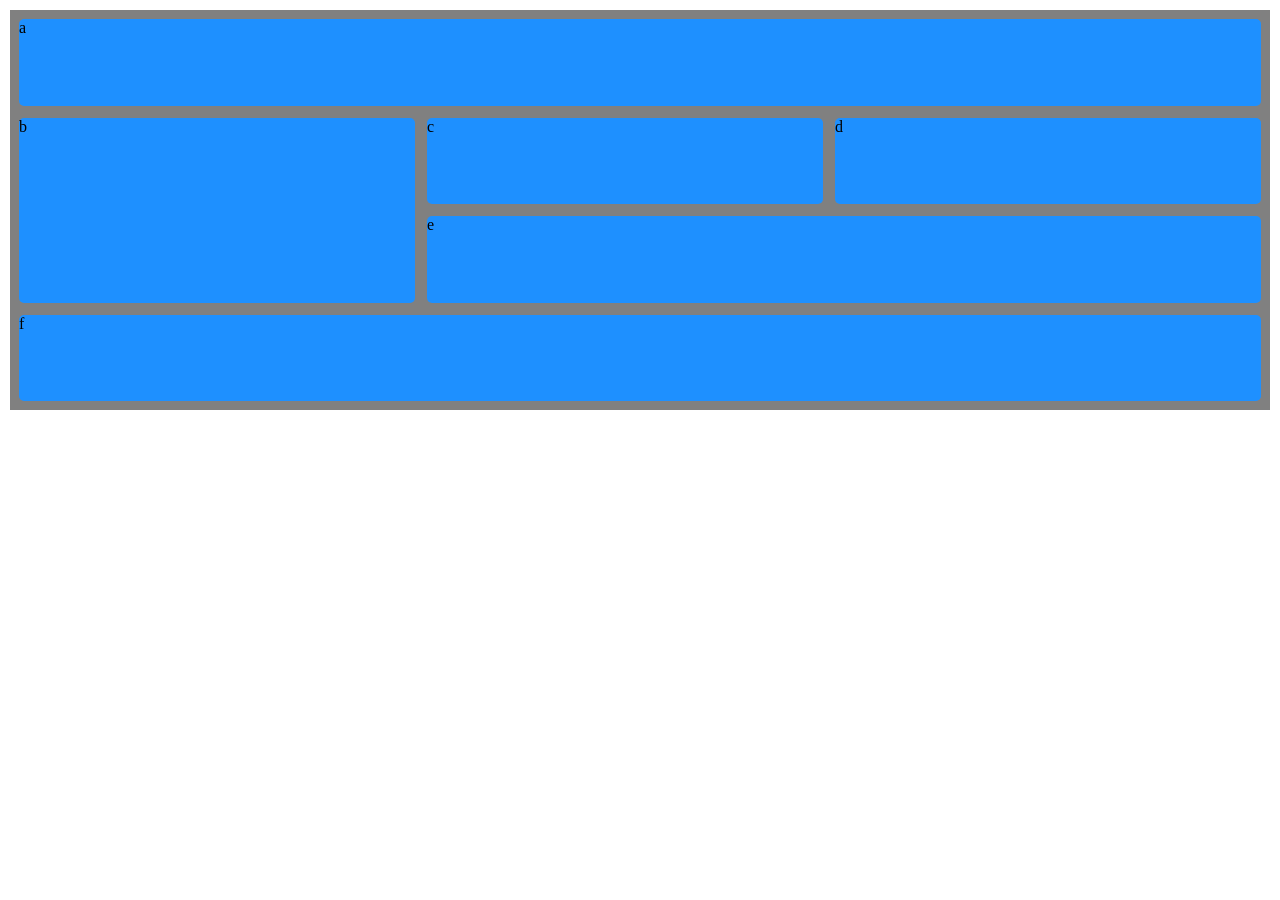
<file: lab1/index.html>
<!DOCTYPE html>
<html lang="en">
    <head>
        <meta charset="UTF-8">
        <meta name="viewport" content="width=device-width, initial-scale=1.0">
        <title>Document</title>
    </head>
    <style>
        * {
            box-sizing: border-box;
        }
        body {
            padding: 2px;
        }
        .container {
            padding: 8px;
            display: grid;
            grid-template-columns: 1fr 1fr 1fr;
            grid-template-rows: 1fr 1fr 1fr 1fr;
            background-color: grey;
            width: 100%;
            height: 400px;
            gap: 10px;
        }
        .box {
            margin: 1px;
            background-color:dodgerblue;
            border-radius: 5px;
        }
        .a {
            grid-column: 1 / fr 3;
        }
        .b {
            grid-column: 1fr;
            grid-row: span 2;
        }
        .c {
            grid-row: 2fr;
            grid-column: 2fr;
        }
        .d {
            grid-column: 3 / span 4;
            grid-row: 2fr;
        }
        .e {
            grid-column: 2 / fr 3;
            grid-row: 3fr;
        }
        .f {
            grid-column: 1 / fr 3;
            grid-row: 3fr;
        }
    </style>
    <body>
        <div class="container">
            <div class="box a">a</div>
            <div class="box b">b</div>
            <div class="box c">c</div>
            <div class="box d">d</div>
            <div class="box e">e</div>
            <div class="box f">f</div>
        </div>
    </body>
</html>
</file>
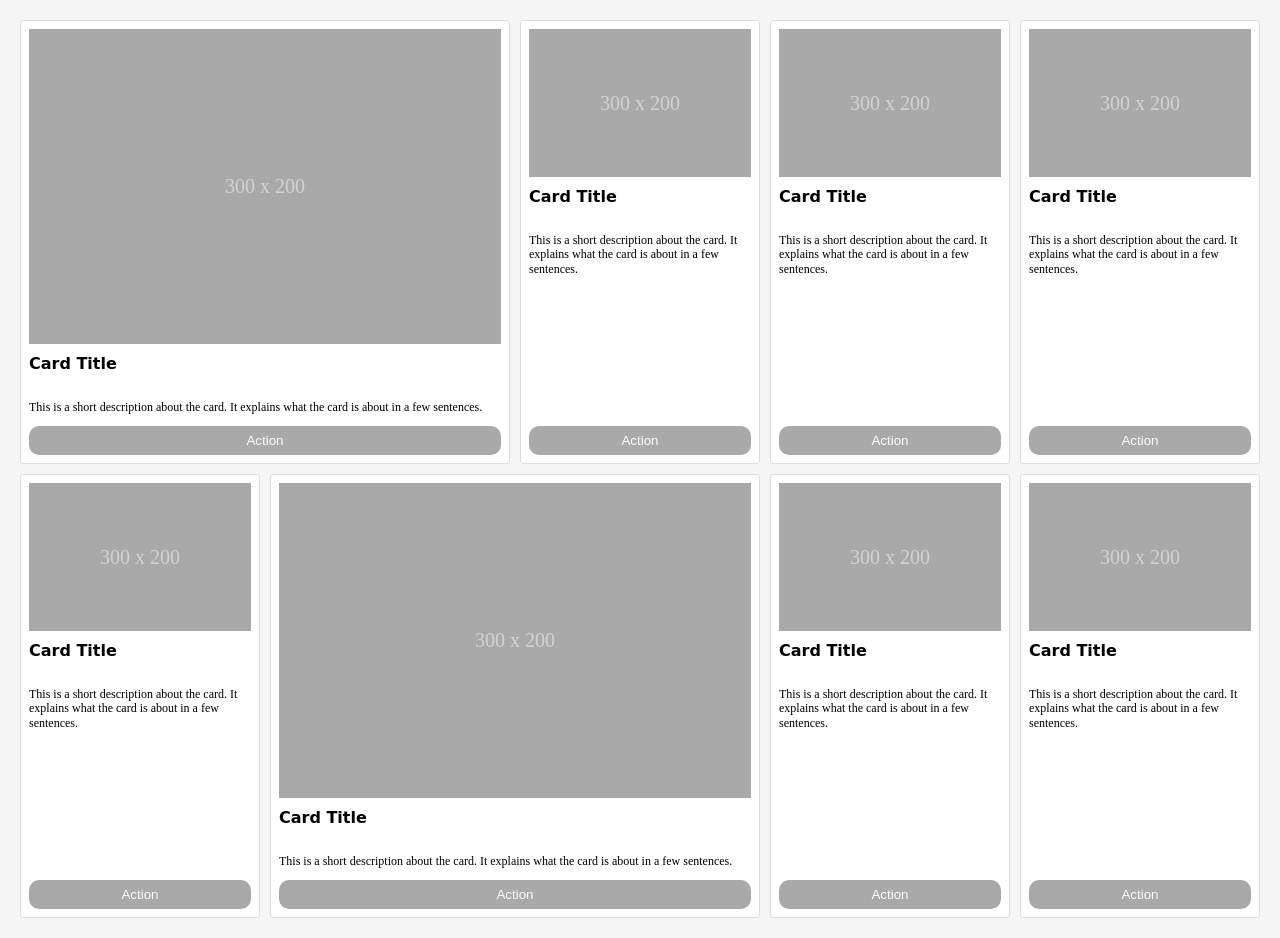
<file: lab2/index.html>
<!DOCTYPE html>
<html lang="en">
    <head>
        <meta charset="UTF-8">
        <meta name="viewport" content="width=device-width, initial-scale=1.0">
        <title>Grid Cards</title>
        <link rel="stylesheet" href="../lab3/style.css">

        <style>
            * {
                box-sizing: border-box;
            }

            body {
                margin: 0;
                padding: 20px;
                background-color: whitesmoke;
            }

            .container {
                width: 100%;
                min-height: 430px;
                display: grid;
                grid-template-columns: repeat(5, 1fr);
                grid-template-rows: repeat(2, 1fr);
                gap: 10px;
            }

            .card {
                border: 1px solid #ddd;
                border-radius: 3px;
                padding: 8px;
                background-color: white;

                display: flex;
                flex-direction: column;
                min-width: 0;
            }

            .large {
                grid-column: span 2;
            }

            #bg {
                width: 100%;
                aspect-ratio: 3 / 2;

                background-color: darkgray;
                display: flex;
                align-items: center;
                justify-content: center;

                color: lightgray;
                font-size: 20px;
            }

            .title {
                margin-top: 10px;
                margin-bottom: 15px;
                font-weight: bold;
                font-family: system-ui, sans-serif;
            }

            p {
                font-weight: 200;
                font-size: 12px;
                line-height: 1.2;
            }

            button {
                margin-top: auto;
                width: 100%;
                padding: 7px;

                border: none;
                border-radius: 10px;
                background-color: darkgray;
                color: white;
            }
        </style>
    </head>

    <body>

        <div class="container">

            <div class="card large">
                <div id="bg">300 x 200</div>
                <div class="title">Card Title</div>
                <p>This is a short description about the card. It explains what the card is about in a few sentences.</p>
                <button>Action</button>
            </div>

            <div class="card">
                <div id="bg">300 x 200</div>
                <div class="title">Card Title</div>
                <p>This is a short description about the card. It explains what the card is about in a few sentences.</p>
                <button>Action</button>
            </div>

            <div class="card">
                <div id="bg">300 x 200</div>
                <div class="title">Card Title</div>
                <p>This is a short description about the card. It explains what the card is about in a few sentences.</p>
                <button>Action</button>
            </div>

            <div class="card">
                <div id="bg">300 x 200</div>
                <div class="title">Card Title</div>
                <p>This is a short description about the card. It explains what the card is about in a few sentences.</p>
                <button>Action</button>
            </div>

            <div class="card">
                <div id="bg">300 x 200</div>
                <div class="title">Card Title</div>
                <p>This is a short description about the card. It explains what the card is about in a few sentences.</p>
                <button>Action</button>
            </div>

            <div class="card large">
                <div id="bg">300 x 200</div>
                <div class="title">Card Title</div>
                <p>This is a short description about the card. It explains what the card is about in a few sentences.</p>
                <button>Action</button>
            </div>

            <div class="card">
                <div id="bg">300 x 200</div>
                <div class="title">Card Title</div>
                <p>This is a short description about the card. It explains what the card is about in a few sentences.</p>
                <button>Action</button>
            </div>

            <div class="card">
                <div id="bg">300 x 200</div>
                <div class="title">Card Title</div>
                <p>This is a short description about the card. It explains what the card is about in a few sentences.</p>
                <button>Action</button>
            </div>

        </div>

    </body>
</html>
</file>
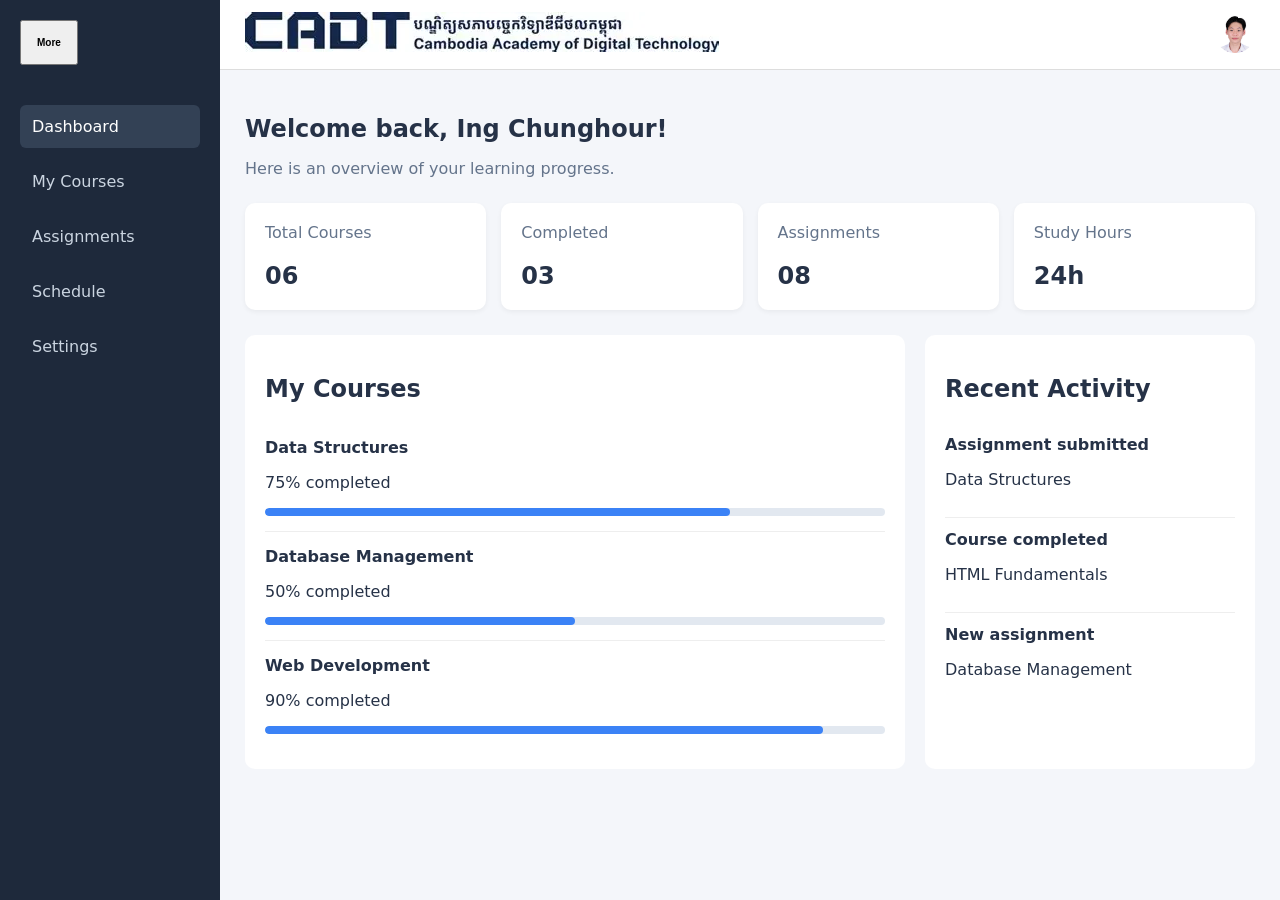
<file: lab4/index.html>
<!DOCTYPE html>
<html lang="en">
    <head>
        <meta charset="UTF-8">
        <meta name="viewport" content="width=device-width, initial-scale=1.0">
        <title>Student Dashboard</title>

        <style>
            * {
                box-sizing: border-box;
            }

            body {
                margin: 0;
                font-family:
                    system-ui,
                    -apple-system,
                    BlinkMacSystemFont,
                    "Segoe UI",
                    Roboto,
                    Oxygen,
                    Ubuntu,
                    Cantarell,
                    "Open Sans",
                    "Helvetica Neue",
                    sans-serif;
                background-color: #f4f6fa;
                color: #263247;
            }

            .dashboard {
                min-height: 100vh;
                display: grid;
                grid-template-columns: 220px 1fr;
                grid-template-rows: 70px 1fr;
                grid-template-areas:
                    "sidebar header"
                    "sidebar main";
            }

            .sidebar {
                grid-area: sidebar;
                background-color: #1e293b;
                color: white;
                padding: 20px 20px;
            }
            /* logo cadt */
            .logo button {
                padding: 15px;
                font-size: 10px;
                font-weight: bold;
                margin-bottom: 40px;
            }
            /*box font*/
            .nav {
                display: flex;
                flex-direction: column;
                gap: 12px;
            }

            .nav a {
                text-decoration: none;
                color: #cbd5e1;
                padding: 12px;
                border-radius: 6px;
            }

            .nav a.active {
                background-color: #334155;
                color: white;
            }

            .header {
                background-color: white;
                padding: 15px 25px;
                display: flex;
                justify-content: space-between;
                align-items: center;
                border-bottom: 1px solid #ddd;
            }

            .header h2 {
                margin: 0;
            }

            .profile img {
                width: 40px;
                height: 40px;
                border-radius: 50%;
                object-fit: cover;
                object-position: center top;
            }

            .main {
                grid-area: main;
                padding: 25px;
                min-width: 0;
            }

            .welcome {
                margin-bottom: 25px;
            }

            .welcome h1 {
                margin-bottom: 5px;
            }

            .welcome p {
                color: #64748b;
            }

            /* STATISTICS GRID */
            .stats {
                display: grid;
                grid-template-columns: repeat(4, 1fr);
                gap: 15px;
                margin-bottom: 25px;
            }

            .stat-card {
                background-color: white;
                padding: 20px;
                border-radius: 10px;
                box-shadow: 0 2px 5px #0000000d;
            }

            .stat-card p {
                color: #64748b;
                margin: 0;
            }

            .stat-card h2 {
                margin-bottom: 0;
            }

            /* COURSES SECTION */
            .courses {
                display: grid;
                grid-template-columns: 2fr 1fr;
                gap: 20px;
            }

            .course-list,
            .activity {
                background-color: white;
                padding: 20px;
                border-radius: 10px;
            }

            .course {
                padding: 15px 0;
                border-bottom: 1px solid #eee;
            }

            .course:last-child {
                border-bottom: none;
            }

            .progress {
                width: 100%;
                height: 8px;
                background-color: #e2e8f0;
                border-radius: 10px;
                margin-top: 10px;
                overflow: hidden;
            }

            .bar {
                height: 100%;
                background-color: #3b82f6;
                border-radius: 10px;
            }

            .activity-item {
                padding: 12px 0;
                border-bottom: 1px solid #eee;
            }

            .activity-item:last-child {
                border-bottom: none;
            }

            /* TABLET */
            @media screen and (max-width: 1023px) {
                .stats {
                    grid-template-columns: repeat(2, 1fr);
                }

                .courses {
                    grid-template-columns: 1fr;
                }
            }

            /* MOBILE */
            @media screen and (max-width: 600px) {
                .dashboard {
                    grid-template-columns: 1fr;
                    grid-template-rows: auto auto 1fr;
                    grid-template-areas:
                        "header"
                        "sidebar"
                        "main";
                }

                .sidebar {
                    padding: 10px;
                }

                .logo {
                    margin-bottom: 0px;
                    text-align: center;
                    display: flex;
                    flex-direction: column;
                    justify-items: center;
                    align-items: center;
                }

                .nav {
                    flex-direction: row;
                    justify-content: center;
                    flex-wrap: wrap;
                    gap: 5px;
                }

                .nav a {
                    padding: 8px;
                    font-size: 13px;
                }

                .header {
                    padding: 15px;
                }

                .main {
                    padding: 15px;
                }

                .stats {
                    grid-template-columns: 1fr;
                }

                .welcome h1 {
                    font-size: 22px;
                }
            }
        </style>
    </head>

    <body>

        <div class="dashboard">

            <!-- SIDEBAR -->
            <aside class="sidebar">
                <div class="logo"><button> More</button></div>

                <nav class="nav">
                    <a href="#" class="active">Dashboard</a>
                    <a href="#">My Courses</a>
                    <a href="#">Assignments</a>
                    <a href="#">Schedule</a>
                    <a href="#">Settings</a>
                </nav>
            </aside>

            <!-- HEADER -->
            <header class="header">
                <h2><img src="OIP.webp"></h2>
                <div class="profile"> <img src="4x6.jpg"></div>
            </header>

            <!-- MAIN -->
            <main class="main">

                <section class="welcome">
                    <h1>Welcome back, Ing Chunghour!</h1>
                    <p>Here is an overview of your learning progress.</p>
                </section>

                <!-- STATISTICS -->
                <section class="stats">

                    <div class="stat-card">
                        <p>Total Courses</p>
                        <h2>06</h2>
                    </div>

                    <div class="stat-card">
                        <p>Completed</p>
                        <h2>03</h2>
                    </div>

                    <div class="stat-card">
                        <p>Assignments</p>
                        <h2>08</h2>
                    </div>

                    <div class="stat-card">
                        <p>Study Hours</p>
                        <h2>24h</h2>
                    </div>

                </section>

                <!-- COURSES AND ACTIVITY -->
                <section class="courses">

                    <div class="course-list">
                        <h2>My Courses</h2>

                        <div class="course">
                            <strong>Data Structures</strong>
                            <p>75% completed</p>
                            <div class="progress">
                                <div class="bar" style="width: 75%;"></div>
                            </div>
                        </div>

                        <div class="course">
                            <strong>Database Management</strong>
                            <p>50% completed</p>
                            <div class="progress">
                                <div class="bar" style="width: 50%;"></div>
                            </div>
                        </div>

                        <div class="course">
                            <strong>Web Development</strong>
                            <p>90% completed</p>
                            <div class="progress">
                                <div class="bar" style="width: 90%;"></div>
                            </div>
                        </div>

                    </div>

                    <div class="activity">
                        <h2>Recent Activity</h2>

                        <div class="activity-item">
                            <strong>Assignment submitted</strong>
                            <p>Data Structures</p>
                        </div>

                        <div class="activity-item">
                            <strong>Course completed</strong>
                            <p>HTML Fundamentals</p>
                        </div>

                        <div class="activity-item">
                            <strong>New assignment</strong>
                            <p>Database Management</p>
                        </div>

                    </div>

                </section>

            </main>

        </div>

    </body>
</html>
</file>
<file: lab3/style.css>
@media screen and (max-width: 600px) {
    .container {
        grid-template-columns: repeat(1, 1fr);
    }

    .large {
        grid-column: span 1;
    }
}

@media screen and (min-width: 601px) {
    .container {
            grid-template-columns: repeat(2, 1fr);
            }

        .large {
            grid-column: span 2;
        }
}

@media screen and (min-width: 1024px) {
    .container {
            grid-template-columns: repeat(3, 1fr);
        }

        .large {
            grid-column: span 2;
        }
}
</file>
